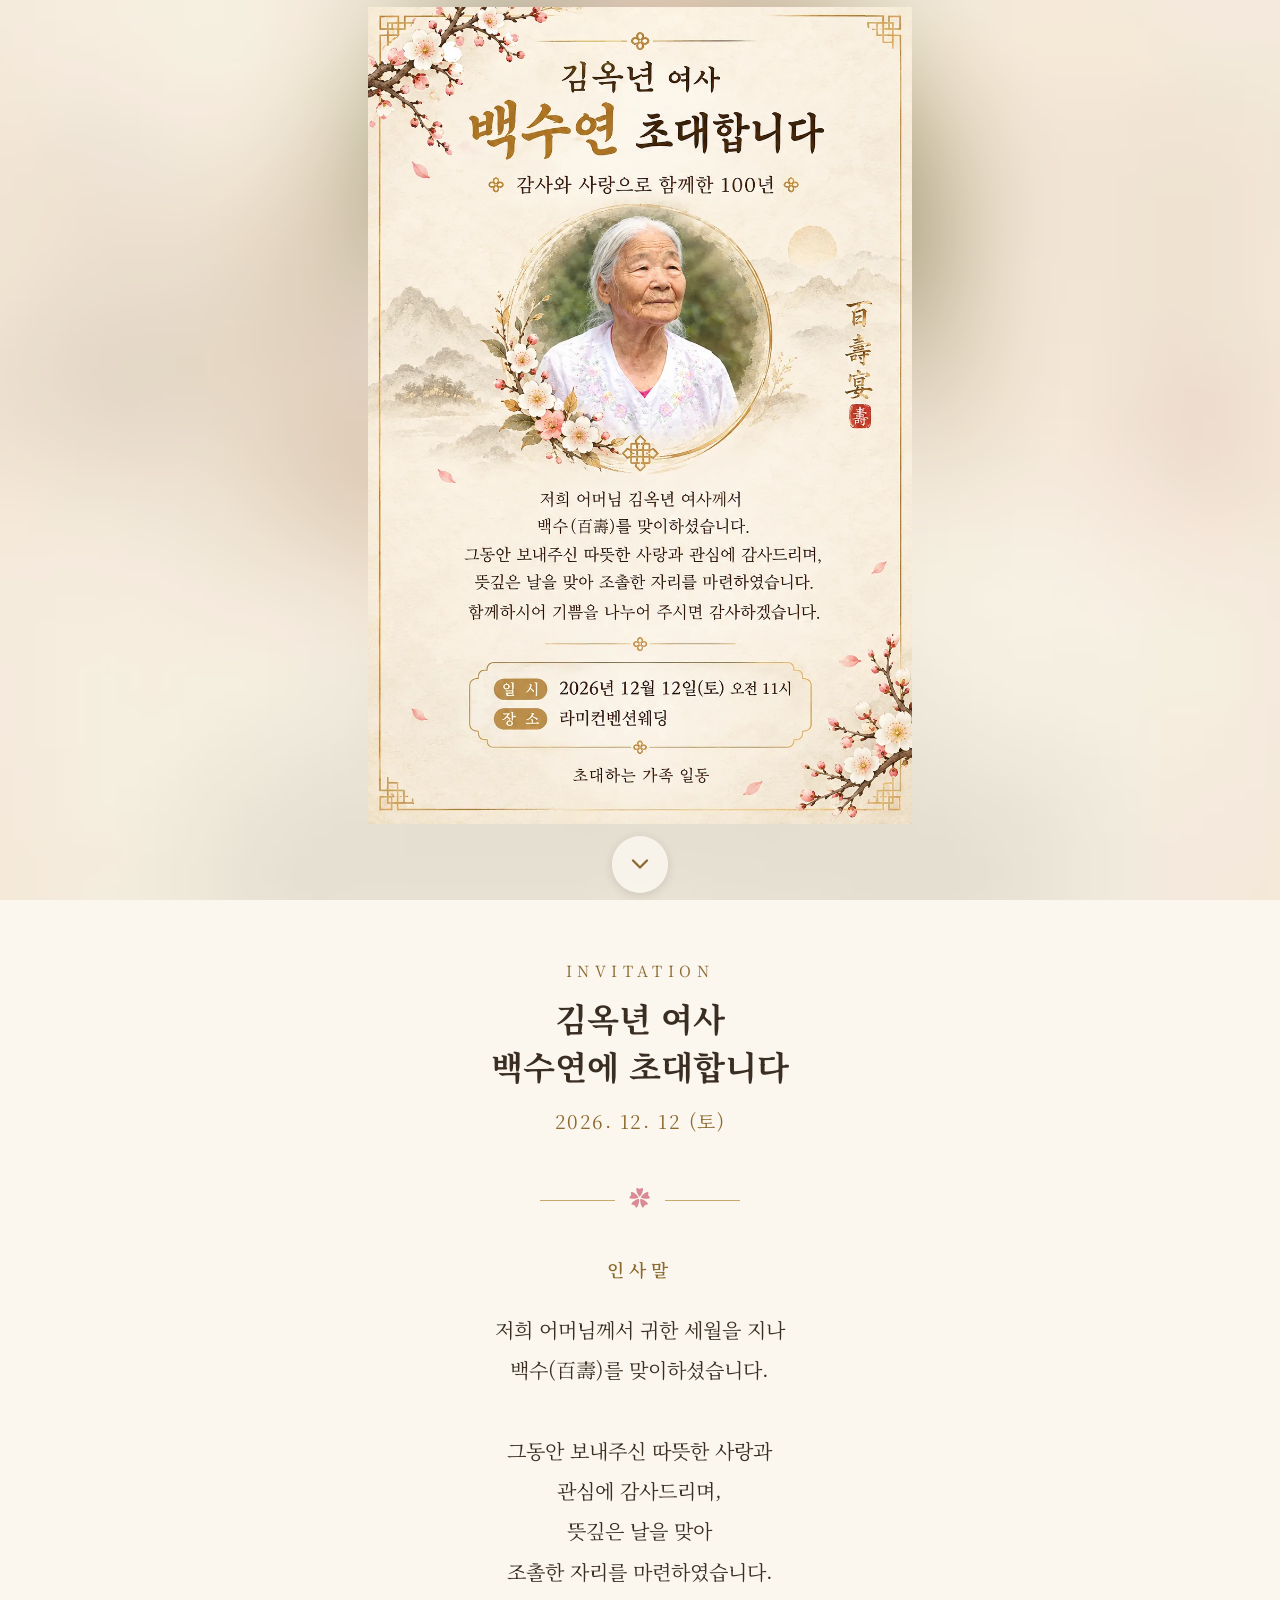
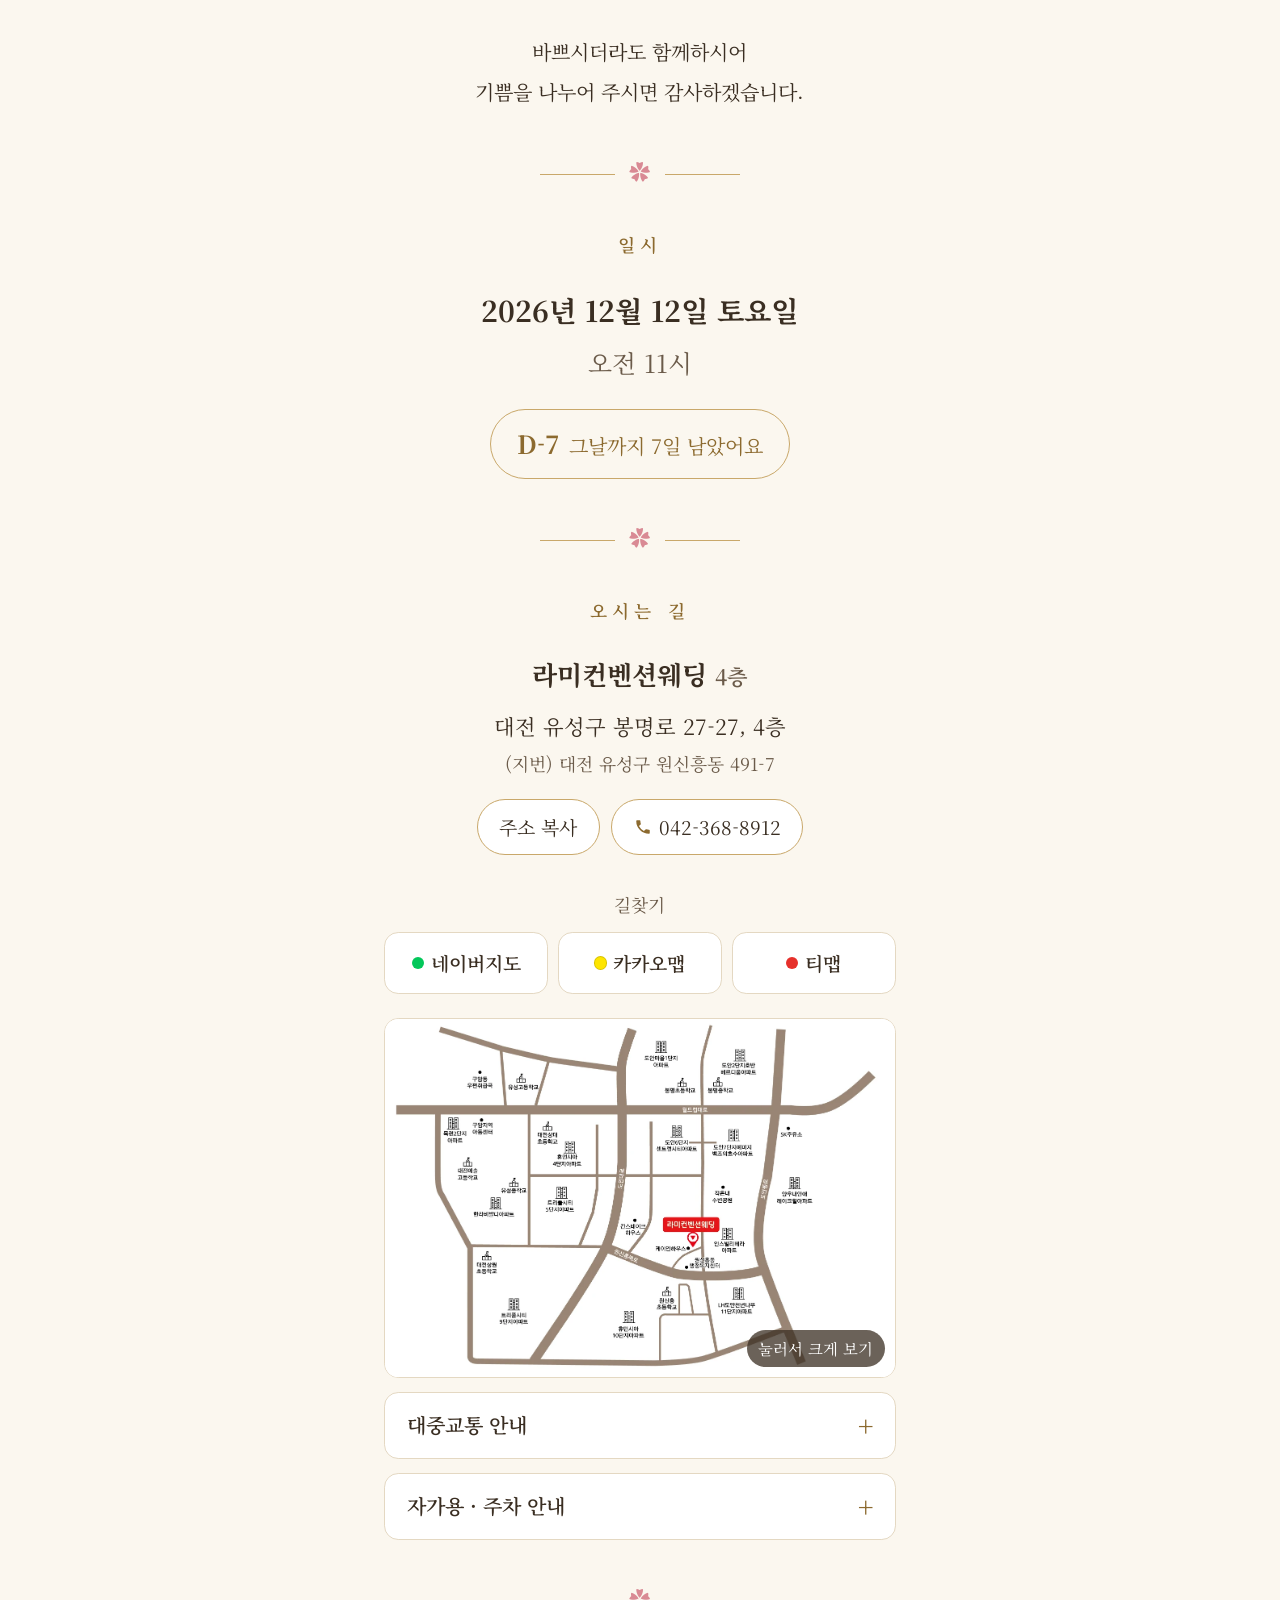
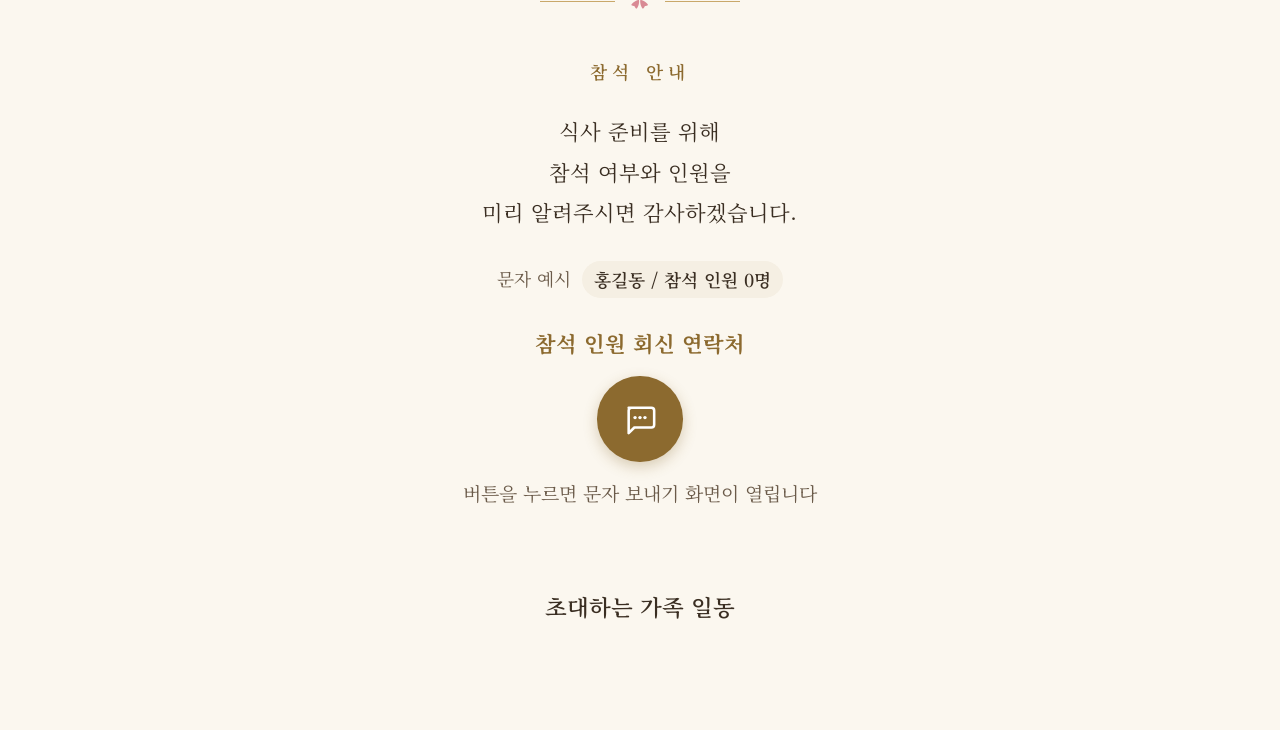
<file: index.html>
<!doctype html>
<html lang="ko">
<head>
<meta charset="utf-8">
<meta name="viewport" content="width=device-width, initial-scale=1, viewport-fit=cover">
<title>김옥년 여사 백수연에 초대합니다</title>
<meta name="description" content="2026년 12월 12일(토) 오전 11시 · 대전 라미컨벤션웨딩">
<meta name="robots" content="noindex, nofollow">
<meta name="theme-color" content="#F5EFE3">
<meta property="og:type" content="website">
<meta property="og:title" content="김옥년 여사 백수연에 초대합니다">
<meta property="og:description" content="2026년 12월 12일(토) 오전 11시 · 대전 라미컨벤션웨딩">
<meta property="og:image" content="https://yjmmsk.github.io/Kim-100/images/og.jpg">
<meta property="og:image:width" content="1200">
<meta property="og:image:height" content="630">
<meta property="og:url" content="https://yjmmsk.github.io/Kim-100/">
<meta property="og:locale" content="ko_KR">
<meta name="twitter:card" content="summary_large_image">
<link rel="icon" type="image/png" href="images/favicon.png">
<link rel="apple-touch-icon" href="images/apple-touch-icon.png">
<link rel="preload" as="image" href="images/cover.webp" type="image/webp">
<link rel="preconnect" href="https://fonts.googleapis.com">
<link rel="preconnect" href="https://fonts.gstatic.com" crossorigin>
<link rel="stylesheet" href="https://fonts.googleapis.com/css2?family=Noto+Serif+KR:wght@400;600;700&display=swap">
<link rel="stylesheet" href="style.css?v=20261028w3">
</head>
<body>

<header class="cover" aria-label="백수연 초대 포스터">
  <div class="cover-bg" aria-hidden="true"></div>
  <picture>
    <source srcset="images/cover.webp" type="image/webp">
    <img class="cover-img" src="images/cover.jpg" width="1024" height="1536"
         alt="김옥년 여사 백수연 초대합니다. 감사와 사랑으로 함께한 100년. 2026년 12월 12일 토요일 오전 11시, 라미컨벤션웨딩. 초대하는 가족 일동.">
  </picture>
  <a class="scroll-hint" href="#main" aria-label="초대장 내용 보기">
    <svg viewBox="0 0 24 24" width="28" height="28" aria-hidden="true"><path d="M6 9l6 6 6-6" fill="none" stroke="currentColor" stroke-width="2" stroke-linecap="round" stroke-linejoin="round"/></svg>
  </a>
</header>

<main id="main" class="card">

  <section class="sec title-sec reveal">
    <p class="eyebrow">INVITATION</p>
    <h1>김옥년 여사<br>백수연에 초대합니다</h1>
    <p class="small-date">2026. 12. 12 (토)</p>
  </section>

  <div class="ornament" aria-hidden="true">✿</div>

  <section class="sec reveal" aria-labelledby="greet-h">
    <h2 id="greet-h" class="label">인사말</h2>
    <p class="greeting">
      저희 어머님께서 귀한 세월을 지나<br>
      백수(百壽)를 맞이하셨습니다.<br><br>
      그동안 보내주신 따뜻한 사랑과<br>
      관심에 감사드리며,<br>
      뜻깊은 날을 맞아<br>
      조촐한 자리를 마련하였습니다.<br><br>
      바쁘시더라도 함께하시어<br>
      기쁨을 나누어 주시면 감사하겠습니다.
    </p>
  </section>

  <div class="ornament" aria-hidden="true">✿</div>

  <section class="sec reveal" aria-labelledby="date-h">
    <h2 id="date-h" class="label">일시</h2>
    <p class="big-date">2026년 12월 12일 토요일</p>
    <p class="big-time">오전 11시</p>
    <p class="dday" id="dday" aria-live="polite"></p>
  </section>

  <div class="ornament" aria-hidden="true">✿</div>

  <section class="sec reveal" aria-labelledby="loc-h">
    <h2 id="loc-h" class="label">오시는 길</h2>
    <p class="venue">라미컨벤션웨딩 <span>4층</span></p>
    <p class="addr">대전 유성구 봉명로 27-27, 4층</p>
    <p class="addr-sub">(지번) 대전 유성구 원신흥동 491-7</p>
    <div class="row">
      <button type="button" class="chip" id="copy-addr">주소 복사</button>
      <a class="chip" href="tel:0423688912" aria-label="행사장 전화 042-368-8912">
        <svg viewBox="0 0 24 24" width="18" height="18" aria-hidden="true"><path d="M6.6 10.8a15.1 15.1 0 006.6 6.6l2.2-2.2a1 1 0 011-.25 11.4 11.4 0 003.6.57 1 1 0 011 1V20a1 1 0 01-1 1A17 17 0 013 4a1 1 0 011-1h3.5a1 1 0 011 1c0 1.25.2 2.45.57 3.57a1 1 0 01-.25 1l-2.2 2.2z" fill="currentColor"/></svg>
        042-368-8912
      </a>
    </div>

    <p class="sub-label">길찾기</p>
    <div class="maps">
      <a class="map-btn naver" href="https://map.naver.com/p/search/%EB%9D%BC%EB%AF%B8%EC%BB%A8%EB%B2%A4%EC%85%98%EC%9B%A8%EB%94%A9" target="_blank" rel="noopener">네이버지도</a>
      <a class="map-btn kakao" href="https://map.kakao.com/link/search/%EB%9D%BC%EB%AF%B8%EC%BB%A8%EB%B2%A4%EC%85%98%EC%9B%A8%EB%94%A9" target="_blank" rel="noopener">카카오맵</a>
      <a class="map-btn tmap" id="tmap" href="https://www.tmap.co.kr/" target="_blank" rel="noopener">티맵</a>
    </div>

    <a class="map-img" href="images/map.png" target="_blank" rel="noopener" aria-label="약도 크게 보기">
      <picture>
        <source srcset="images/map.webp" type="image/webp">
        <img src="images/map.png" width="1261" height="887" loading="lazy"
             alt="약도. 라미컨벤션웨딩은 원신흥북로와 도안대로 사이, 원신흥동 행정복지센터 위쪽, 인스빌리베라아파트 서쪽에 있습니다.">
      </picture>
      <span class="zoom-tip">눌러서 크게 보기</span>
    </a>

    <details class="acc">
      <summary>대중교통 안내</summary>
      <dl>
        <dt>지하철</dt>
        <dd>유성온천역 6번 출구 하차 후 택시(약 10분) 또는 114번 버스 → 신안인스빌리베라 하차</dd>
        <dt>버스</dt>
        <dd>114번: 신안인스빌리베라아파트 앞 하차</dd>
        <dd>급행3번: 신안인스빌리베라아파트 뒤편 하차 후 도안8단지와 11단지 사이로 걸어서 사거리에서 우회전</dd>
        <dt>건물 찾기</dt>
        <dd>1층에 투썸플레이스 카페가 있는 건물 4층</dd>
      </dl>
    </details>

    <details class="acc">
      <summary>자가용 · 주차 안내</summary>
      <dl>
        <dt>자가용</dt>
        <dd>유성IC에서 약 10분. 내비게이션에서 “라미컨벤션웨딩” 검색</dd>
        <dt>주차</dt>
        <dd>① 원신흥동 행정복지센터 주차장 (주말 무료, 평일 1일 3,600원)</dd>
        <dd>② 봉명우리 주차장 (봉명동 1048) · 셔틀버스 운영, 3시간 무료</dd>
        <dd>③ 건물 지하주차장 (협소)</dd>
        <dd>④ 홀 건물 앞 도로 지면 주차 가능</dd>
        <dd>⑤ 봉명서로 20번길 주택가 도로에 주차 후 천변 쪽 돌다리를 건너면 바로 웨딩홀</dd>
      </dl>
    </details>
  </section>

  <div class="ornament" aria-hidden="true">✿</div>

  <section class="sec reveal" aria-labelledby="rsvp-h">
    <h2 id="rsvp-h" class="label">참석 안내</h2>
    <p class="rsvp">식사 준비를 위해<br>참석 여부와 인원을<br>미리 알려주시면 감사하겠습니다.</p>
    <p class="sms-example">문자 예시 <span>홍길동 / 참석 인원 0명</span></p>
    <p class="sms-label">참석 인원 회신 연락처</p>
    <a class="sms" href="sms:01034196019" aria-label="문자 보내기 010-3419-6019">
      <svg viewBox="0 0 24 24" width="34" height="34" aria-hidden="true"><path d="M4 4h16a2 2 0 012 2v10a2 2 0 01-2 2H8l-4 4V6a2 2 0 012-2z" fill="none" stroke="currentColor" stroke-width="1.8" stroke-linejoin="round"/><circle cx="8.5" cy="11" r="1.2" fill="currentColor"/><circle cx="12" cy="11" r="1.2" fill="currentColor"/><circle cx="15.5" cy="11" r="1.2" fill="currentColor"/></svg>
    </a>
    <p class="sms-tip">버튼을 누르면 문자 보내기 화면이 열립니다</p>
  </section>

  <footer class="sec closing reveal">
    <p>초대하는 가족 일동</p>
  </footer>
</main>

<div class="toast" id="toast" role="status" aria-live="polite"></div>
<script src="main.js?v=20261028w3"></script>
</body>
</html>
</file>
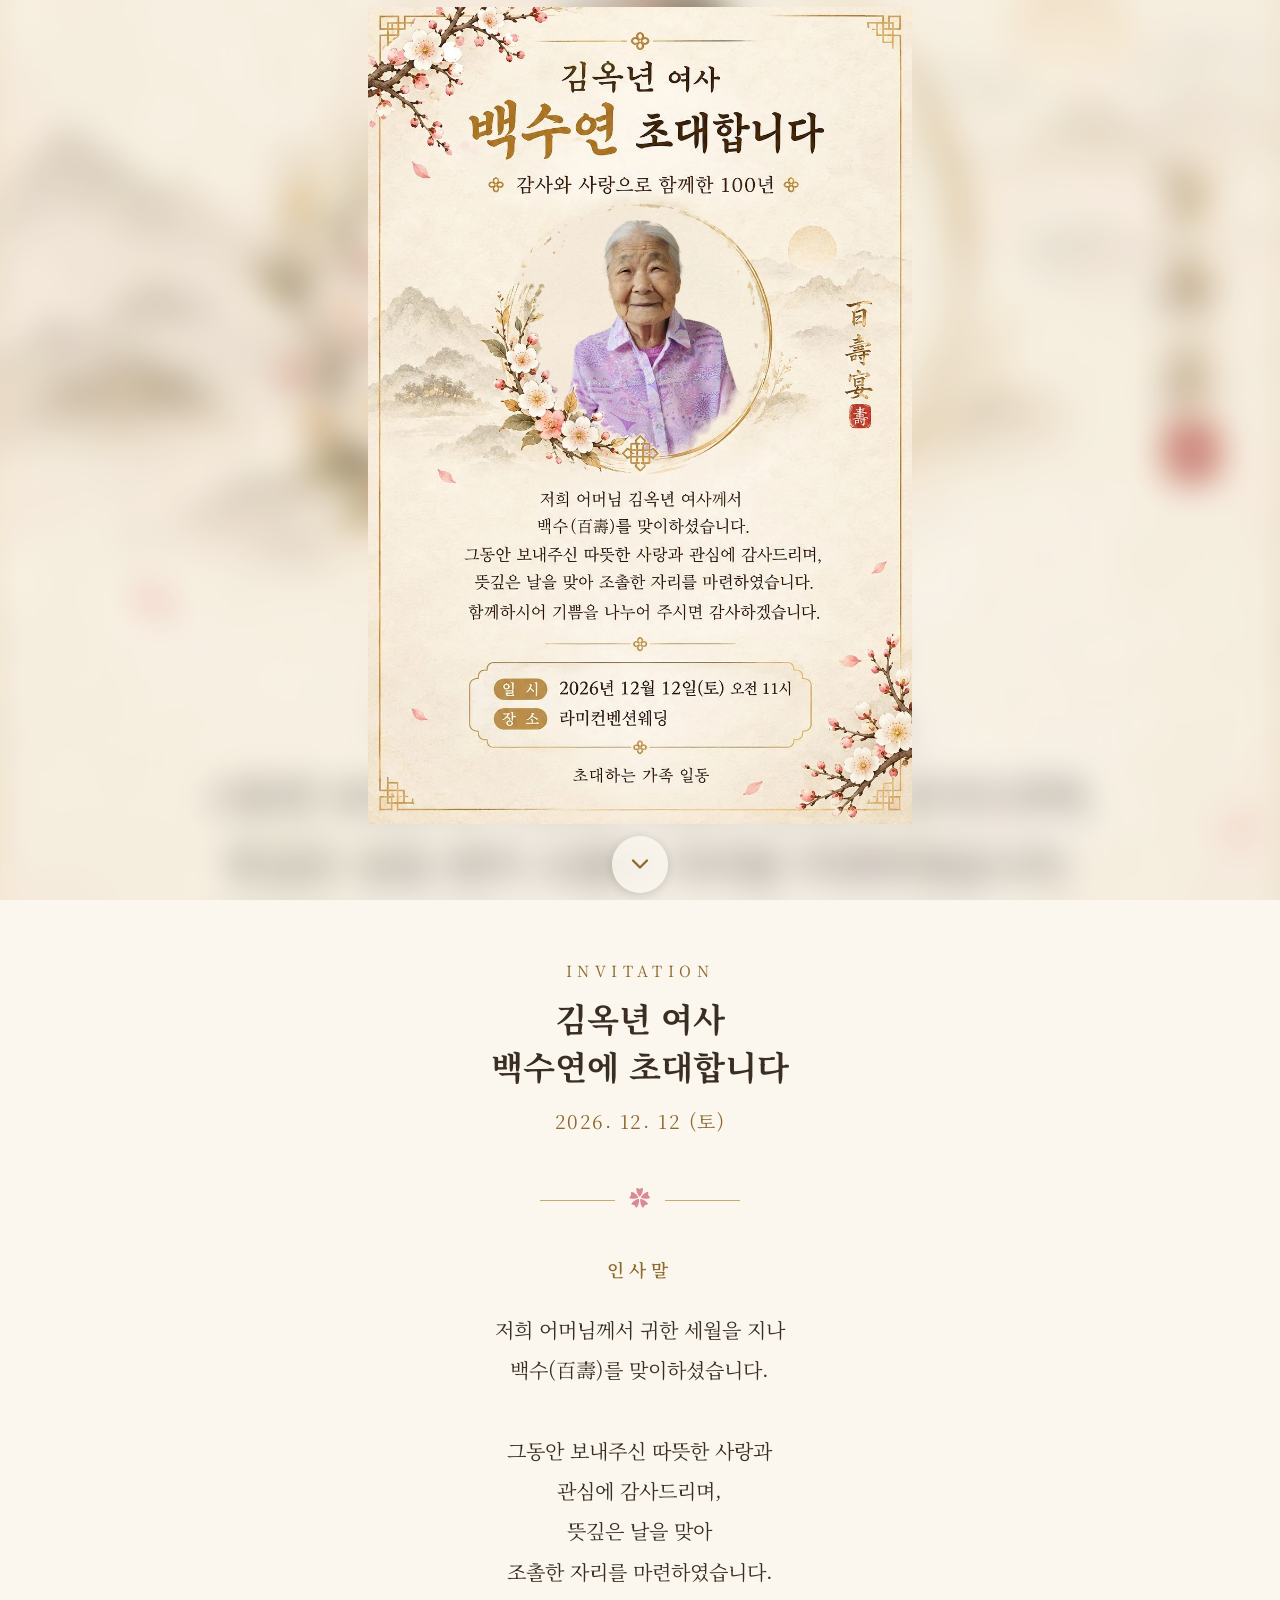
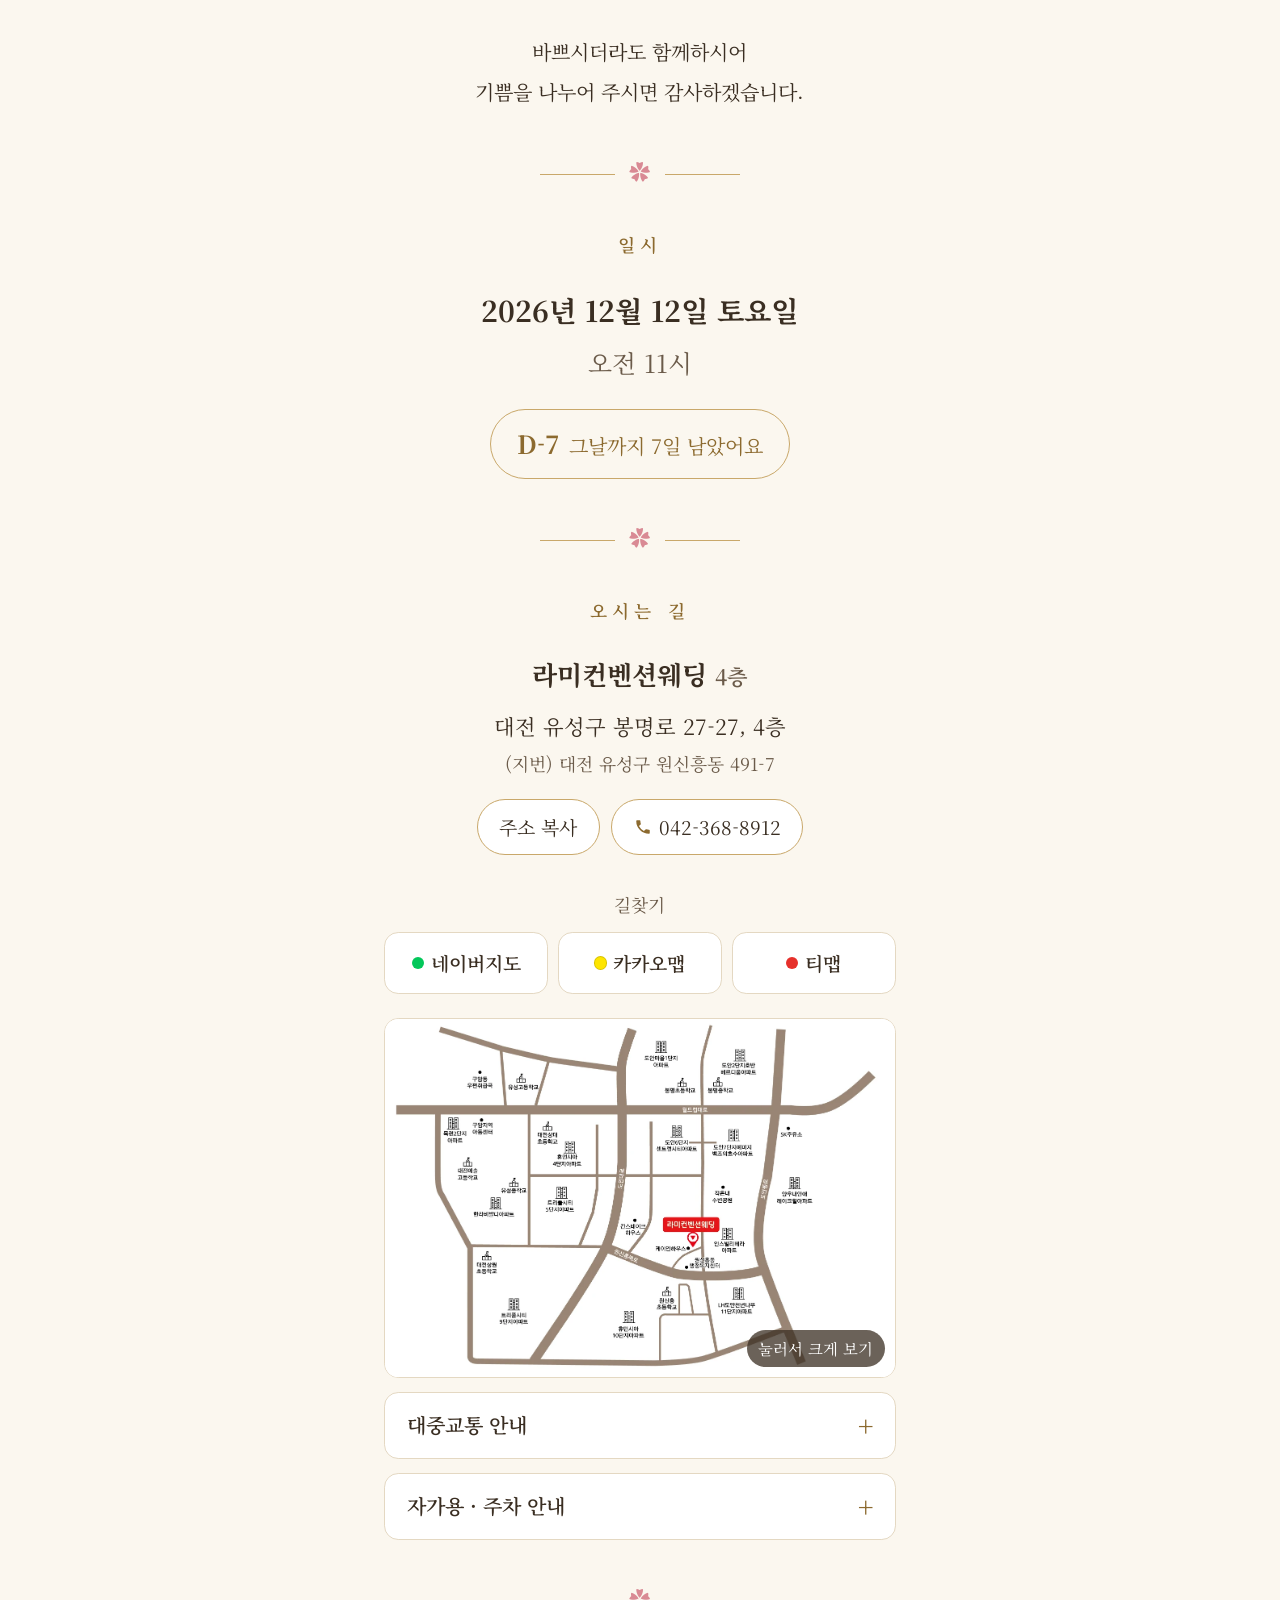
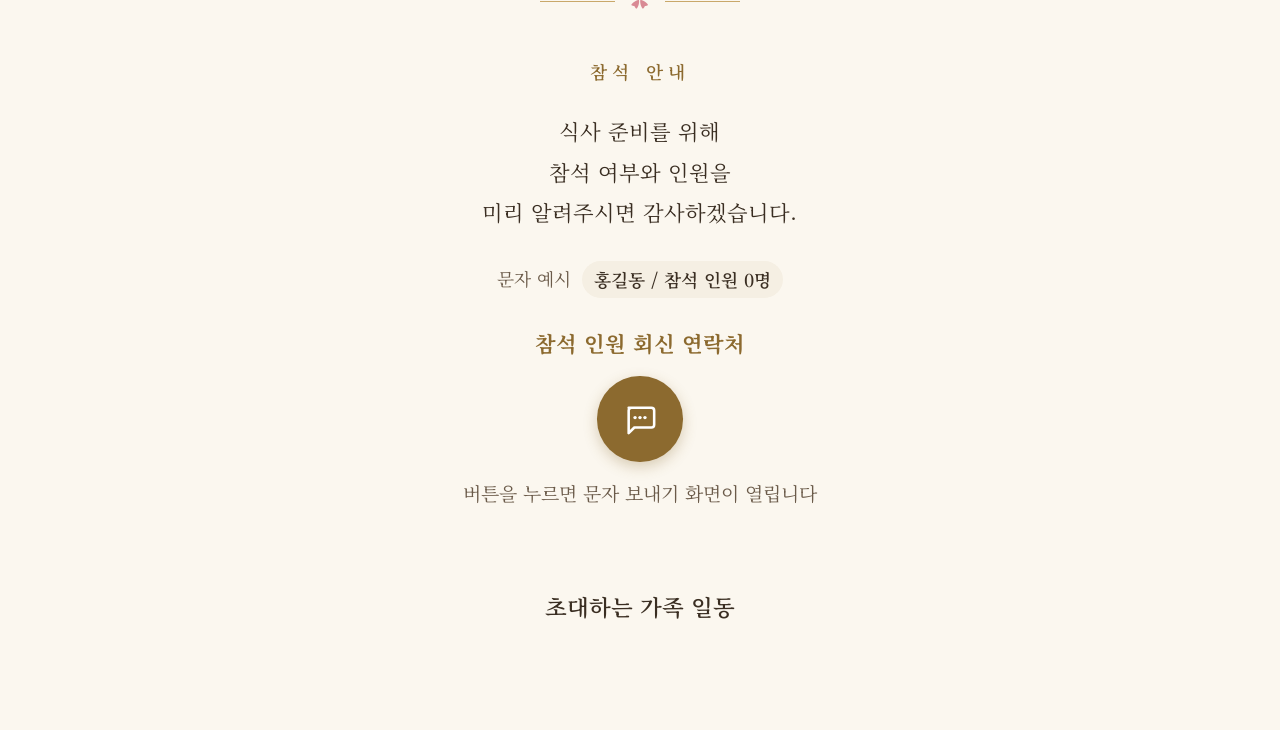
<file: v2/index.html>
<!doctype html>
<html lang="ko">
<head>
<meta charset="utf-8">
<meta name="viewport" content="width=device-width, initial-scale=1, viewport-fit=cover">
<title>김옥년 여사 백수연에 초대합니다</title>
<meta name="description" content="2026년 12월 12일(토) 오전 11시 · 대전 라미컨벤션웨딩">
<meta name="robots" content="noindex, nofollow">
<meta name="theme-color" content="#F5EFE3">
<meta property="og:type" content="website">
<meta property="og:title" content="김옥년 여사 백수연에 초대합니다">
<meta property="og:description" content="2026년 12월 12일(토) 오전 11시 · 대전 라미컨벤션웨딩">
<meta property="og:image" content="https://yjmmsk.github.io/Kim-100/v2/images/og.jpg?v=20261029">
<meta property="og:image:width" content="1200">
<meta property="og:image:height" content="630">
<meta property="og:url" content="https://yjmmsk.github.io/Kim-100/v2/">
<meta property="og:locale" content="ko_KR">
<meta name="twitter:card" content="summary_large_image">
<link rel="icon" type="image/png" href="images/favicon.png">
<link rel="apple-touch-icon" href="images/apple-touch-icon.png">
<link rel="preload" as="image" href="images/cover.webp?v=20261029" type="image/webp">
<link rel="preconnect" href="https://fonts.googleapis.com">
<link rel="preconnect" href="https://fonts.gstatic.com" crossorigin>
<link rel="stylesheet" href="https://fonts.googleapis.com/css2?family=Noto+Serif+KR:wght@400;600;700&display=swap">
<link rel="stylesheet" href="style.css?v=20261029v2r">
</head>
<body>

<header class="cover" aria-label="백수연 초대 포스터">
  <div class="cover-bg" aria-hidden="true"></div>
  <picture>
    <source srcset="images/cover.webp?v=20261029" type="image/webp">
    <img class="cover-img" src="images/cover.jpg?v=20261029" width="1024" height="1536"
         alt="김옥년 여사 백수연 초대합니다. 감사와 사랑으로 함께한 100년. 연보라 블라우스를 입고 웃고 계신 김옥년 여사 사진. 저희 어머님 김옥년 여사께서 백수(百壽)를 맞이하셨습니다. 그동안 보내주신 따뜻한 사랑과 관심에 감사드리며, 뜻깊은 날을 맞아 조촐한 자리를 마련하였습니다. 함께하시어 기쁨을 나누어 주시면 감사하겠습니다. 2026년 12월 12일 토요일 오전 11시, 라미컨벤션웨딩. 초대하는 가족 일동.">
  </picture>
  <a class="scroll-hint" href="#main" aria-label="초대장 내용 보기">
    <svg viewBox="0 0 24 24" width="28" height="28" aria-hidden="true"><path d="M6 9l6 6 6-6" fill="none" stroke="currentColor" stroke-width="2" stroke-linecap="round" stroke-linejoin="round"/></svg>
  </a>
</header>

<main id="main" class="card">

  <section class="sec title-sec reveal">
    <p class="eyebrow">INVITATION</p>
    <h1>김옥년 여사<br>백수연에 초대합니다</h1>
    <p class="small-date">2026. 12. 12 (토)</p>
  </section>

  <div class="ornament" aria-hidden="true">✿</div>

  <section class="sec reveal" aria-labelledby="greet-h">
    <h2 id="greet-h" class="label">인사말</h2>
    <p class="greeting">
      저희 어머님께서 귀한 세월을 지나<br>
      백수(百壽)를 맞이하셨습니다.<br><br>
      그동안 보내주신 따뜻한 사랑과<br>
      관심에 감사드리며,<br>
      뜻깊은 날을 맞아<br>
      조촐한 자리를 마련하였습니다.<br><br>
      바쁘시더라도 함께하시어<br>
      기쁨을 나누어 주시면 감사하겠습니다.
    </p>
  </section>

  <div class="ornament" aria-hidden="true">✿</div>

  <section class="sec reveal" aria-labelledby="date-h">
    <h2 id="date-h" class="label">일시</h2>
    <p class="big-date">2026년 12월 12일 토요일</p>
    <p class="big-time">오전 11시</p>
    <p class="dday" id="dday" aria-live="polite"></p>
  </section>

  <div class="ornament" aria-hidden="true">✿</div>

  <section class="sec reveal" aria-labelledby="loc-h">
    <h2 id="loc-h" class="label">오시는 길</h2>
    <p class="venue">라미컨벤션웨딩 <span>4층</span></p>
    <p class="addr">대전 유성구 봉명로 27-27, 4층</p>
    <p class="addr-sub">(지번) 대전 유성구 원신흥동 491-7</p>
    <div class="row">
      <button type="button" class="chip" id="copy-addr">주소 복사</button>
      <a class="chip" href="tel:0423688912" aria-label="행사장 전화 042-368-8912">
        <svg viewBox="0 0 24 24" width="18" height="18" aria-hidden="true"><path d="M6.6 10.8a15.1 15.1 0 006.6 6.6l2.2-2.2a1 1 0 011-.25 11.4 11.4 0 003.6.57 1 1 0 011 1V20a1 1 0 01-1 1A17 17 0 013 4a1 1 0 011-1h3.5a1 1 0 011 1c0 1.25.2 2.45.57 3.57a1 1 0 01-.25 1l-2.2 2.2z" fill="currentColor"/></svg>
        042-368-8912
      </a>
    </div>

    <p class="sub-label">길찾기</p>
    <div class="maps">
      <a class="map-btn naver" href="https://map.naver.com/p/search/%EB%9D%BC%EB%AF%B8%EC%BB%A8%EB%B2%A4%EC%85%98%EC%9B%A8%EB%94%A9" target="_blank" rel="noopener">네이버지도</a>
      <a class="map-btn kakao" href="https://map.kakao.com/link/search/%EB%9D%BC%EB%AF%B8%EC%BB%A8%EB%B2%A4%EC%85%98%EC%9B%A8%EB%94%A9" target="_blank" rel="noopener">카카오맵</a>
      <a class="map-btn tmap" id="tmap" href="https://www.tmap.co.kr/" target="_blank" rel="noopener">티맵</a>
    </div>

    <a class="map-img" href="images/map.png" target="_blank" rel="noopener" aria-label="약도 크게 보기">
      <picture>
        <source srcset="images/map.webp" type="image/webp">
        <img src="images/map.png" width="1261" height="887" loading="lazy"
             alt="약도. 라미컨벤션웨딩은 원신흥북로와 도안대로 사이, 원신흥동 행정복지센터 위쪽, 인스빌리베라아파트 서쪽에 있습니다.">
      </picture>
      <span class="zoom-tip">눌러서 크게 보기</span>
    </a>

    <details class="acc">
      <summary>대중교통 안내</summary>
      <dl>
        <dt>지하철</dt>
        <dd>유성온천역 6번 출구 하차 후 택시(약 10분) 또는 114번 버스 → 신안인스빌리베라 하차</dd>
        <dt>버스</dt>
        <dd>114번: 신안인스빌리베라아파트 앞 하차</dd>
        <dd>급행3번: 신안인스빌리베라아파트 뒤편 하차 후 도안8단지와 11단지 사이로 걸어서 사거리에서 우회전</dd>
        <dt>건물 찾기</dt>
        <dd>1층에 투썸플레이스 카페가 있는 건물 4층</dd>
      </dl>
    </details>

    <details class="acc">
      <summary>자가용 · 주차 안내</summary>
      <dl>
        <dt>자가용</dt>
        <dd>유성IC에서 약 10분. 내비게이션에서 “라미컨벤션웨딩” 검색</dd>
        <dt>주차</dt>
        <dd>① 원신흥동 행정복지센터 주차장 (주말 무료, 평일 1일 3,600원)</dd>
        <dd>② 봉명우리 주차장 (봉명동 1048) · 셔틀버스 운영, 3시간 무료</dd>
        <dd>③ 건물 지하주차장 (협소)</dd>
        <dd>④ 홀 건물 앞 도로 지면 주차 가능</dd>
        <dd>⑤ 봉명서로 20번길 주택가 도로에 주차 후 천변 쪽 돌다리를 건너면 바로 웨딩홀</dd>
      </dl>
    </details>
  </section>

  <div class="ornament" aria-hidden="true">✿</div>

  <section class="sec reveal" aria-labelledby="rsvp-h">
    <h2 id="rsvp-h" class="label">참석 안내</h2>
    <p class="rsvp">식사 준비를 위해<br>참석 여부와 인원을<br>미리 알려주시면 감사하겠습니다.</p>
    <p class="sms-example">문자 예시 <span>홍길동 / 참석 인원 0명</span></p>
    <p class="sms-label">참석 인원 회신 연락처</p>
    <a class="sms" href="sms:01034196019" aria-label="문자 보내기 010-3419-6019">
      <svg viewBox="0 0 24 24" width="34" height="34" aria-hidden="true"><path d="M4 4h16a2 2 0 012 2v10a2 2 0 01-2 2H8l-4 4V6a2 2 0 012-2z" fill="none" stroke="currentColor" stroke-width="1.8" stroke-linejoin="round"/><circle cx="8.5" cy="11" r="1.2" fill="currentColor"/><circle cx="12" cy="11" r="1.2" fill="currentColor"/><circle cx="15.5" cy="11" r="1.2" fill="currentColor"/></svg>
    </a>
    <p class="sms-tip">버튼을 누르면 문자 보내기 화면이 열립니다</p>
  </section>

  <footer class="sec closing reveal">
    <p>초대하는 가족 일동</p>
  </footer>
</main>

<div class="toast" id="toast" role="status" aria-live="polite"></div>
<script src="main.js?v=20261029v2r"></script>
</body>
</html>
</file>
<file: style.css>
:root {
  /* 화면 배율: 휴대폰 1, 아이패드·맥 등 큰 화면에서 최대 1.5배 (main.js가 계산) */
  --ui: 1;
  --paper: #F5EFE3;
  --card: #FBF7EF;
  --ink: #3A2E22;
  --muted: #6B5B4A;
  --gold: #8C6A2F;
  --gold-soft: #C9A86A;
  --line: #E4D8C2;
  --blossom: #D98A94;
}

* { box-sizing: border-box; }
html { scroll-behavior: smooth; -webkit-text-size-adjust: 100%; }
body {
  margin: 0;
  background: var(--paper);
  color: var(--ink);
  font-family: "Noto Serif KR", "Nanum Myeongjo", "AppleMyungjo", serif;
  font-size: calc(17px * var(--ui));
  line-height: 1.8;
  word-break: keep-all;
  overflow-wrap: break-word;
}
img { display: block; max-width: 100%; height: auto; }
a { color: inherit; }

/* 첫 화면: 포스터 내용은 잘리지 않게 contain, 빈 공간은 흐린 포스터로 채움
   높이는 처음 열린 화면 높이(--cover-h)로 고정해 인앱 브라우저 바가 숨어도 움직이지 않게 함 */
.cover {
  position: relative;
  height: 100vh;
  height: 100svh;
  height: var(--cover-h, 100svh);
  overflow: hidden;
  display: flex;
  flex-direction: column;
  align-items: center;
  justify-content: center;
  gap: calc(10px * var(--ui));
  padding-bottom: env(safe-area-inset-bottom);
  background: var(--paper);
}
.cover-bg {
  position: absolute;
  inset: -40px;
  background: url("images/cover-blur.jpg") center / cover no-repeat;
  filter: blur(calc(14px * var(--ui))) saturate(0.9);
  opacity: 0.85;
}
.cover picture { position: relative; display: block; width: 100%; max-width: calc(560px * var(--ui)); }
.cover-img {
  width: 100%;
  height: auto;
  /* 화살표 자리(약 calc(70px * var(--ui)))를 빼고 남는 높이 안에 포스터 전체가 들어가게 함 */
  max-height: calc(var(--cover-h, 100svh) - calc(70px * var(--ui)));
  object-fit: contain;
}
.scroll-hint {
  position: relative;
  flex: none;
  width: calc(48px * var(--ui)); height: calc(48px * var(--ui));
  display: grid; place-items: center;
  border-radius: 50%;
  background: rgba(251, 247, 239, 0.85);
  color: var(--gold);
  box-shadow: 0 calc(2px * var(--ui)) calc(8px * var(--ui)) rgba(58, 46, 34, 0.15);
  animation: bob 2s ease-in-out infinite;
}
@keyframes bob { 50% { transform: translateY(calc(6px * var(--ui))); } }

/* 본문 */
.card {
  max-width: calc(480px * var(--ui));
  margin: 0 auto;
  background: var(--card);
  padding: calc(8px * var(--ui)) calc(24px * var(--ui)) calc(calc(48px * var(--ui)) + env(safe-area-inset-bottom));
  box-shadow: 0 0 0 1px var(--line);
}
.sec { padding: calc(40px * var(--ui)) 0; text-align: center; }
.eyebrow { margin: 0 0 calc(8px * var(--ui)); letter-spacing: 0.35em; font-size: calc(13px * var(--ui)); color: var(--gold); }
h1 { margin: 0; font-size: calc(28px * var(--ui)); line-height: 1.45; font-weight: 700; }
.small-date { margin: calc(12px * var(--ui)) 0 0; font-size: calc(16px * var(--ui)); color: var(--gold); letter-spacing: 0.08em; }
.label {
  margin: 0 0 calc(20px * var(--ui));
  font-size: calc(15px * var(--ui));
  font-weight: 600;
  letter-spacing: 0.3em;
  color: var(--gold);
}
.ornament { text-align: center; color: var(--blossom); font-size: calc(18px * var(--ui)); line-height: 1; }
.ornament::before, .ornament::after {
  content: ""; display: inline-block; width: calc(64px * var(--ui)); height: 1px;
  background: var(--gold-soft); vertical-align: middle; margin: 0 calc(12px * var(--ui));
}
.greeting { margin: 0; font-size: calc(17px * var(--ui)); line-height: 2; }

.big-date { margin: 0; font-size: calc(24px * var(--ui)); font-weight: 700; }
.big-time { margin: calc(4px * var(--ui)) 0 calc(20px * var(--ui)); font-size: calc(21px * var(--ui)); color: var(--muted); }
.dday {
  display: inline-block;
  margin: 0;
  padding: calc(10px * var(--ui)) calc(22px * var(--ui));
  border: calc(1.5px * var(--ui)) solid var(--gold-soft);
  border-radius: calc(999px * var(--ui));
  font-size: calc(17px * var(--ui));
  color: var(--gold);
  min-height: 1.8em;
}
.dday:empty { display: none; }
.dday b { font-size: calc(21px * var(--ui)); margin-right: calc(8px * var(--ui)); }

.venue { margin: 0; font-size: calc(22px * var(--ui)); font-weight: 700; }
.venue span { font-size: calc(18px * var(--ui)); font-weight: 600; color: var(--muted); }
.addr { margin: calc(8px * var(--ui)) 0 0; font-size: calc(18px * var(--ui)); }
.addr-sub { margin: calc(2px * var(--ui)) 0 0; font-size: calc(15px * var(--ui)); color: var(--muted); }
.row { display: flex; gap: calc(10px * var(--ui)); justify-content: center; flex-wrap: wrap; margin-top: calc(16px * var(--ui)); }
.chip {
  display: inline-flex; align-items: center; gap: calc(6px * var(--ui));
  min-height: calc(48px * var(--ui)); padding: 0 calc(18px * var(--ui));
  border: calc(1.5px * var(--ui)) solid var(--gold-soft); border-radius: calc(999px * var(--ui));
  background: #fff; color: var(--ink);
  font: inherit; font-size: calc(16px * var(--ui)); text-decoration: none; cursor: pointer;
}
.chip svg { color: var(--gold); }
.sub-label { margin: calc(28px * var(--ui)) 0 calc(10px * var(--ui)); font-size: calc(15px * var(--ui)); color: var(--muted); }
.maps { display: grid; grid-template-columns: repeat(3, 1fr); gap: calc(8px * var(--ui)); }
.map-btn {
  display: flex; align-items: center; justify-content: center;
  min-height: calc(52px * var(--ui)); border-radius: calc(12px * var(--ui));
  font-size: calc(16px * var(--ui)); font-weight: 600; text-decoration: none;
  border: calc(1.5px * var(--ui)) solid var(--line); background: #fff;
}
.map-btn::before { content: ""; width: calc(10px * var(--ui)); height: calc(10px * var(--ui)); border-radius: 50%; margin-right: calc(6px * var(--ui)); }
.map-btn.naver::before { background: #03C75A; }
.map-btn.kakao::before { background: #FEE500; box-shadow: 0 0 0 1px #d8c300; }
.map-btn.tmap::before { background: #E6302B; }

.map-img {
  position: relative; display: block; margin-top: calc(20px * var(--ui));
  border: 1px solid var(--line); border-radius: calc(12px * var(--ui)); overflow: hidden; background: #fff;
}
.zoom-tip {
  position: absolute; right: calc(8px * var(--ui)); bottom: calc(8px * var(--ui));
  padding: calc(4px * var(--ui)) calc(10px * var(--ui)); border-radius: calc(999px * var(--ui));
  background: rgba(58, 46, 34, 0.75); color: #fff; font-size: calc(13px * var(--ui));
}

.acc {
  margin-top: calc(12px * var(--ui)); text-align: left;
  border: 1px solid var(--line); border-radius: calc(12px * var(--ui)); background: #fff;
}
.acc summary {
  list-style: none; cursor: pointer;
  min-height: calc(52px * var(--ui)); padding: calc(12px * var(--ui)) calc(44px * var(--ui)) calc(12px * var(--ui)) calc(18px * var(--ui)); position: relative;
  font-size: calc(17px * var(--ui)); font-weight: 600;
}
.acc summary::-webkit-details-marker { display: none; }
.acc summary::after {
  content: "+"; position: absolute; right: calc(18px * var(--ui)); top: 50%;
  transform: translateY(-50%); font-size: calc(22px * var(--ui)); color: var(--gold);
}
.acc[open] summary::after { content: "−"; }
.acc dl { margin: 0; padding: 0 calc(18px * var(--ui)) calc(16px * var(--ui)); }
.acc dt { margin-top: calc(12px * var(--ui)); font-weight: 700; color: var(--gold); font-size: calc(16px * var(--ui)); }
.acc dd { margin: calc(4px * var(--ui)) 0 0; font-size: calc(16px * var(--ui)); line-height: 1.7; }

.rsvp { margin: 0 0 calc(24px * var(--ui)); font-size: calc(18px * var(--ui)); line-height: 1.9; }
.sms {
  display: inline-grid; place-items: center;
  width: calc(72px * var(--ui)); height: calc(72px * var(--ui)); border-radius: 50%;
  background: var(--gold); color: #fff;
  box-shadow: 0 calc(4px * var(--ui)) calc(12px * var(--ui)) rgba(140, 106, 47, 0.3);
}
.sms-label { margin: 0 0 calc(12px * var(--ui)); font-size: calc(18px * var(--ui)); font-weight: 700; color: var(--gold); }
.sms-tip { margin: calc(12px * var(--ui)) 0 0; font-size: calc(16px * var(--ui)); color: var(--muted); }
.sms-example { margin: 0 0 calc(22px * var(--ui)); font-size: calc(15px * var(--ui)); color: var(--muted); }
.sms-example span {
  display: inline-block; margin-left: calc(4px * var(--ui)); padding: calc(2px * var(--ui)) calc(10px * var(--ui));
  border-radius: calc(999px * var(--ui)); background: var(--paper);
  color: var(--ink); font-weight: 600;
}
.sms:active, .chip:active, .map-btn:active { transform: scale(0.97); }

.closing { padding-top: calc(24px * var(--ui)); }
.closing p { margin: 0; font-size: calc(19px * var(--ui)); font-weight: 600; }

a:focus-visible, button:focus-visible, summary:focus-visible { outline: calc(3px * var(--ui)) solid var(--gold); outline-offset: calc(3px * var(--ui)); }

.toast {
  position: fixed; left: 50%; bottom: calc(calc(24px * var(--ui)) + env(safe-area-inset-bottom));
  transform: translate(-50%, calc(20px * var(--ui)));
  padding: calc(10px * var(--ui)) calc(20px * var(--ui)); border-radius: calc(999px * var(--ui));
  background: rgba(58, 46, 34, 0.9); color: #fff; font-size: calc(15px * var(--ui));
  opacity: 0; pointer-events: none; transition: opacity .25s, transform .25s;
}
.toast.show { opacity: 1; transform: translate(-50%, 0); }

.js .reveal { opacity: 0; transform: translateY(calc(16px * var(--ui))); transition: opacity .8s ease, transform .8s ease; }
.js .reveal.in { opacity: 1; transform: none; }

@media (prefers-reduced-motion: reduce) {
  html { scroll-behavior: auto; }
  .scroll-hint { animation: none; }
  .js .reveal { opacity: 1; transform: none; transition: none; }
}

/* 아이패드·맥: 본문 배경을 화면 양쪽 끝까지 채우고, 글·버튼은 가운데 휴대폰 폭으로 유지 */
@media (min-width: 700px) {
  .card { max-width: none; box-shadow: none; }
  .card > * { max-width: calc(432px * var(--ui)); margin-left: auto; margin-right: auto; }
}
</file>
<file: v2/style.css>
:root {
  /* 화면 배율: 휴대폰 1, 아이패드·맥 등 큰 화면에서 최대 1.5배 (main.js가 계산) */
  --ui: 1;
  --paper: #F5EFE3;
  --card: #FBF7EF;
  --ink: #3A2E22;
  --muted: #6B5B4A;
  --gold: #8C6A2F;
  --gold-soft: #C9A86A;
  --line: #E4D8C2;
  --blossom: #D98A94;
}

* { box-sizing: border-box; }
html { scroll-behavior: smooth; -webkit-text-size-adjust: 100%; }
body {
  margin: 0;
  background: var(--paper);
  color: var(--ink);
  font-family: "Noto Serif KR", "Nanum Myeongjo", "AppleMyungjo", serif;
  font-size: calc(17px * var(--ui));
  line-height: 1.8;
  word-break: keep-all;
  overflow-wrap: break-word;
}
img { display: block; max-width: 100%; height: auto; }
a { color: inherit; }

/* 첫 화면: 포스터 내용은 잘리지 않게 contain, 빈 공간은 흐린 포스터로 채움
   높이는 처음 열린 화면 높이(--cover-h)로 고정해 인앱 브라우저 바가 숨어도 움직이지 않게 함 */
.cover {
  position: relative;
  height: 100vh;
  height: 100svh;
  height: var(--cover-h, 100svh);
  overflow: hidden;
  display: flex;
  flex-direction: column;
  align-items: center;
  justify-content: center;
  gap: calc(10px * var(--ui));
  padding-bottom: env(safe-area-inset-bottom);
  background: var(--paper);
}
.cover-bg {
  position: absolute;
  inset: -40px;
  background: url("images/cover-blur.jpg?v=20261029") center / cover no-repeat;
  filter: blur(calc(14px * var(--ui))) saturate(0.9);
  opacity: 0.85;
}
.cover picture { position: relative; display: block; width: 100%; max-width: calc(560px * var(--ui)); }
.cover-img {
  width: 100%;
  height: auto;
  /* 화살표 자리(약 calc(70px * var(--ui)))를 빼고 남는 높이 안에 포스터 전체가 들어가게 함 */
  max-height: calc(var(--cover-h, 100svh) - calc(70px * var(--ui)));
  object-fit: contain;
}
.scroll-hint {
  position: relative;
  flex: none;
  width: calc(48px * var(--ui)); height: calc(48px * var(--ui));
  display: grid; place-items: center;
  border-radius: 50%;
  background: rgba(251, 247, 239, 0.85);
  color: var(--gold);
  box-shadow: 0 calc(2px * var(--ui)) calc(8px * var(--ui)) rgba(58, 46, 34, 0.15);
  animation: bob 2s ease-in-out infinite;
}
@keyframes bob { 50% { transform: translateY(calc(6px * var(--ui))); } }

/* 본문 */
.card {
  max-width: calc(480px * var(--ui));
  margin: 0 auto;
  background: var(--card);
  padding: calc(8px * var(--ui)) calc(24px * var(--ui)) calc(calc(48px * var(--ui)) + env(safe-area-inset-bottom));
  box-shadow: 0 0 0 1px var(--line);
}
.sec { padding: calc(40px * var(--ui)) 0; text-align: center; }
.eyebrow { margin: 0 0 calc(8px * var(--ui)); letter-spacing: 0.35em; font-size: calc(13px * var(--ui)); color: var(--gold); }
h1 { margin: 0; font-size: calc(28px * var(--ui)); line-height: 1.45; font-weight: 700; }
.small-date { margin: calc(12px * var(--ui)) 0 0; font-size: calc(16px * var(--ui)); color: var(--gold); letter-spacing: 0.08em; }
.label {
  margin: 0 0 calc(20px * var(--ui));
  font-size: calc(15px * var(--ui));
  font-weight: 600;
  letter-spacing: 0.3em;
  color: var(--gold);
}
.ornament { text-align: center; color: var(--blossom); font-size: calc(18px * var(--ui)); line-height: 1; }
.ornament::before, .ornament::after {
  content: ""; display: inline-block; width: calc(64px * var(--ui)); height: 1px;
  background: var(--gold-soft); vertical-align: middle; margin: 0 calc(12px * var(--ui));
}
.greeting { margin: 0; font-size: calc(17px * var(--ui)); line-height: 2; }

.big-date { margin: 0; font-size: calc(24px * var(--ui)); font-weight: 700; }
.big-time { margin: calc(4px * var(--ui)) 0 calc(20px * var(--ui)); font-size: calc(21px * var(--ui)); color: var(--muted); }
.dday {
  display: inline-block;
  margin: 0;
  padding: calc(10px * var(--ui)) calc(22px * var(--ui));
  border: calc(1.5px * var(--ui)) solid var(--gold-soft);
  border-radius: calc(999px * var(--ui));
  font-size: calc(17px * var(--ui));
  color: var(--gold);
  min-height: 1.8em;
}
.dday:empty { display: none; }
.dday b { font-size: calc(21px * var(--ui)); margin-right: calc(8px * var(--ui)); }

.venue { margin: 0; font-size: calc(22px * var(--ui)); font-weight: 700; }
.venue span { font-size: calc(18px * var(--ui)); font-weight: 600; color: var(--muted); }
.addr { margin: calc(8px * var(--ui)) 0 0; font-size: calc(18px * var(--ui)); }
.addr-sub { margin: calc(2px * var(--ui)) 0 0; font-size: calc(15px * var(--ui)); color: var(--muted); }
.row { display: flex; gap: calc(10px * var(--ui)); justify-content: center; flex-wrap: wrap; margin-top: calc(16px * var(--ui)); }
.chip {
  display: inline-flex; align-items: center; gap: calc(6px * var(--ui));
  min-height: calc(48px * var(--ui)); padding: 0 calc(18px * var(--ui));
  border: calc(1.5px * var(--ui)) solid var(--gold-soft); border-radius: calc(999px * var(--ui));
  background: #fff; color: var(--ink);
  font: inherit; font-size: calc(16px * var(--ui)); text-decoration: none; cursor: pointer;
}
.chip svg { color: var(--gold); }
.sub-label { margin: calc(28px * var(--ui)) 0 calc(10px * var(--ui)); font-size: calc(15px * var(--ui)); color: var(--muted); }
.maps { display: grid; grid-template-columns: repeat(3, 1fr); gap: calc(8px * var(--ui)); }
.map-btn {
  display: flex; align-items: center; justify-content: center;
  min-height: calc(52px * var(--ui)); border-radius: calc(12px * var(--ui));
  font-size: calc(16px * var(--ui)); font-weight: 600; text-decoration: none;
  border: calc(1.5px * var(--ui)) solid var(--line); background: #fff;
}
.map-btn::before { content: ""; width: calc(10px * var(--ui)); height: calc(10px * var(--ui)); border-radius: 50%; margin-right: calc(6px * var(--ui)); }
.map-btn.naver::before { background: #03C75A; }
.map-btn.kakao::before { background: #FEE500; box-shadow: 0 0 0 1px #d8c300; }
.map-btn.tmap::before { background: #E6302B; }

.map-img {
  position: relative; display: block; margin-top: calc(20px * var(--ui));
  border: 1px solid var(--line); border-radius: calc(12px * var(--ui)); overflow: hidden; background: #fff;
}
.zoom-tip {
  position: absolute; right: calc(8px * var(--ui)); bottom: calc(8px * var(--ui));
  padding: calc(4px * var(--ui)) calc(10px * var(--ui)); border-radius: calc(999px * var(--ui));
  background: rgba(58, 46, 34, 0.75); color: #fff; font-size: calc(13px * var(--ui));
}

.acc {
  margin-top: calc(12px * var(--ui)); text-align: left;
  border: 1px solid var(--line); border-radius: calc(12px * var(--ui)); background: #fff;
}
.acc summary {
  list-style: none; cursor: pointer;
  min-height: calc(52px * var(--ui)); padding: calc(12px * var(--ui)) calc(44px * var(--ui)) calc(12px * var(--ui)) calc(18px * var(--ui)); position: relative;
  font-size: calc(17px * var(--ui)); font-weight: 600;
}
.acc summary::-webkit-details-marker { display: none; }
.acc summary::after {
  content: "+"; position: absolute; right: calc(18px * var(--ui)); top: 50%;
  transform: translateY(-50%); font-size: calc(22px * var(--ui)); color: var(--gold);
}
.acc[open] summary::after { content: "−"; }
.acc dl { margin: 0; padding: 0 calc(18px * var(--ui)) calc(16px * var(--ui)); }
.acc dt { margin-top: calc(12px * var(--ui)); font-weight: 700; color: var(--gold); font-size: calc(16px * var(--ui)); }
.acc dd { margin: calc(4px * var(--ui)) 0 0; font-size: calc(16px * var(--ui)); line-height: 1.7; }

.rsvp { margin: 0 0 calc(24px * var(--ui)); font-size: calc(18px * var(--ui)); line-height: 1.9; }
.sms {
  display: inline-grid; place-items: center;
  width: calc(72px * var(--ui)); height: calc(72px * var(--ui)); border-radius: 50%;
  background: var(--gold); color: #fff;
  box-shadow: 0 calc(4px * var(--ui)) calc(12px * var(--ui)) rgba(140, 106, 47, 0.3);
}
.sms-label { margin: 0 0 calc(12px * var(--ui)); font-size: calc(18px * var(--ui)); font-weight: 700; color: var(--gold); }
.sms-tip { margin: calc(12px * var(--ui)) 0 0; font-size: calc(16px * var(--ui)); color: var(--muted); }
.sms-example { margin: 0 0 calc(22px * var(--ui)); font-size: calc(15px * var(--ui)); color: var(--muted); }
.sms-example span {
  display: inline-block; margin-left: calc(4px * var(--ui)); padding: calc(2px * var(--ui)) calc(10px * var(--ui));
  border-radius: calc(999px * var(--ui)); background: var(--paper);
  color: var(--ink); font-weight: 600;
}
.sms:active, .chip:active, .map-btn:active { transform: scale(0.97); }

.closing { padding-top: calc(24px * var(--ui)); }
.closing p { margin: 0; font-size: calc(19px * var(--ui)); font-weight: 600; }

a:focus-visible, button:focus-visible, summary:focus-visible { outline: calc(3px * var(--ui)) solid var(--gold); outline-offset: calc(3px * var(--ui)); }

.toast {
  position: fixed; left: 50%; bottom: calc(calc(24px * var(--ui)) + env(safe-area-inset-bottom));
  transform: translate(-50%, calc(20px * var(--ui)));
  padding: calc(10px * var(--ui)) calc(20px * var(--ui)); border-radius: calc(999px * var(--ui));
  background: rgba(58, 46, 34, 0.9); color: #fff; font-size: calc(15px * var(--ui));
  opacity: 0; pointer-events: none; transition: opacity .25s, transform .25s;
}
.toast.show { opacity: 1; transform: translate(-50%, 0); }

.js .reveal { opacity: 0; transform: translateY(calc(16px * var(--ui))); transition: opacity .8s ease, transform .8s ease; }
.js .reveal.in { opacity: 1; transform: none; }

@media (prefers-reduced-motion: reduce) {
  html { scroll-behavior: auto; }
  .scroll-hint { animation: none; }
  .js .reveal { opacity: 1; transform: none; transition: none; }
}

/* 아이패드·맥: 본문 배경을 화면 양쪽 끝까지 채우고, 글·버튼은 가운데 휴대폰 폭으로 유지 */
@media (min-width: 700px) {
  .card { max-width: none; box-shadow: none; }
  .card > * { max-width: calc(432px * var(--ui)); margin-left: auto; margin-right: auto; }
}
</file>
